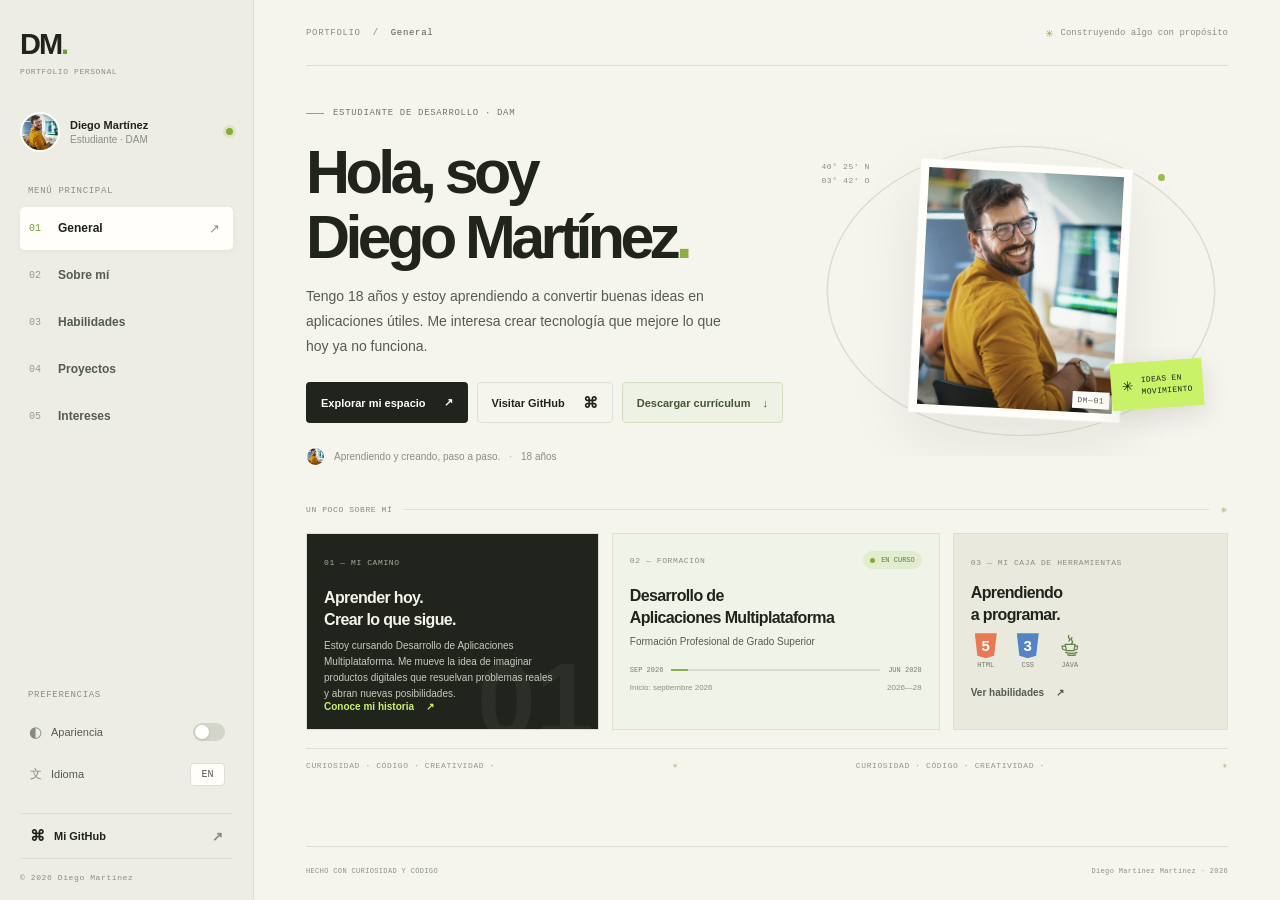
<file: index.html>
<!doctype html>
<html lang="es">
<head>
  <meta charset="utf-8">
  <meta name="viewport" content="width=device-width, initial-scale=1">
  <meta name="theme-color" content="#f5f4ed">
  <meta name="description" content="Currículum y portfolio de Diego Martínez Martínez, estudiante de Desarrollo de Aplicaciones Multiplataforma.">
  <title>Diego Martínez Martínez — Portfolio</title>
  <link rel="icon" href="data:image/svg+xml,%3Csvg xmlns='http://www.w3.org/2000/svg' viewBox='0 0 64 64'%3E%3Crect width='64' height='64' rx='18' fill='%23c9f269'/%3E%3Ctext x='50%25' y='52%25' dominant-baseline='middle' text-anchor='middle' font-family='Arial' font-size='27' font-weight='700' fill='%231c2419'%3EDM%3C/text%3E%3C/svg%3E">
  <link rel="stylesheet" href="styles.css">
  <script src="app.js" defer></script>
</head>
<body>
  <div class="portfolio-shell">
    <aside class="sidebar" aria-label="Navegación y preferencias">
      <a class="brand" href="#general" aria-label="Diego Martínez, inicio">
        <span class="brand-mark">DM<span>.</span></span>
        <span class="brand-caption" data-i18n="brandCaption">PORTFOLIO PERSONAL</span>
      </a>

      <div class="profile-mini">
        <img src="photo.jpg" alt="Retrato de Diego Martínez Martínez">
        <div>
          <strong>Diego Martínez</strong>
          <span data-i18n="profileRole">Estudiante · DAM</span>
        </div>
        <span class="availability-dot" aria-label="Disponible para aprender"></span>
      </div>

      <div class="nav-label" data-i18n="menuLabel">MENÚ PRINCIPAL</div>
      <nav class="main-nav" aria-label="Secciones del portfolio">
        <button class="nav-link active" type="button" data-view="general" aria-current="page">
          <span class="nav-number">01</span><span data-i18n="navGeneral">General</span><span class="nav-arrow">↗</span>
        </button>
        <button class="nav-link" type="button" data-view="sobre-mi">
          <span class="nav-number">02</span><span data-i18n="navAbout">Sobre mí</span><span class="nav-arrow">↗</span>
        </button>
        <button class="nav-link" type="button" data-view="habilidades">
          <span class="nav-number">03</span><span data-i18n="navSkills">Habilidades</span><span class="nav-arrow">↗</span>
        </button>
        <button class="nav-link" type="button" data-view="proyectos">
          <span class="nav-number">04</span><span data-i18n="navProjects">Proyectos</span><span class="nav-arrow">↗</span>
        </button>
        <button class="nav-link" type="button" data-view="intereses">
          <span class="nav-number">05</span><span data-i18n="navInterests">Intereses</span><span class="nav-arrow">↗</span>
        </button>
      </nav>

      <div class="sidebar-bottom">
        <div class="nav-label" data-i18n="preferencesLabel">PREFERENCIAS</div>
        <div class="preference-row">
          <span class="preference-icon" aria-hidden="true">◐</span>
          <span data-i18n="appearance">Apariencia</span>
          <button class="switch" id="theme-toggle" type="button" role="switch" aria-checked="false" aria-label="Cambiar al tema oscuro">
            <span></span>
          </button>
        </div>
        <div class="preference-row">
          <span class="preference-icon language-icon" aria-hidden="true">文</span>
          <span data-i18n="language">Idioma</span>
          <button class="language-toggle" id="language-toggle" type="button" aria-label="Switch to English" lang="en">EN</button>
        </div>
        <a class="github-sidebar" href="https://github.com/diegomm1" target="_blank" rel="noopener noreferrer">
          <span class="github-glyph" aria-hidden="true">⌘</span>
          <span data-i18n="githubLabel">Mi GitHub</span>
          <span class="external-arrow" aria-hidden="true">↗</span>
        </a>
        <p class="sidebar-footnote">© 2026 Diego Martínez</p>
      </div>
    </aside>

    <main class="main-content">
      <header class="topbar">
        <div class="breadcrumb"><span data-i18n="breadcrumbHome">PORTFOLIO</span><span>/</span><strong id="current-section" data-i18n="navGeneral">General</strong></div>
        <span class="topbar-note"><span class="tiny-sparkle">✳</span> <span data-i18n="topbarNote">Construyendo algo con propósito</span></span>
      </header>

      <section class="view active" id="general" aria-labelledby="general-title">
        <div class="hero-layout">
          <div class="hero-copy">
            <div class="eyebrow"><span class="eyebrow-line"></span><span data-i18n="heroEyebrow">ESTUDIANTE DE DESARROLLO · DAM</span></div>
            <h1 id="general-title"><span data-i18n="heroHello">Hola, soy</span><br>Diego Martínez<span class="heading-period">.</span></h1>
            <p class="hero-description" data-i18n="heroDescription">Tengo 18 años y estoy aprendiendo a convertir buenas ideas en aplicaciones útiles. Me interesa crear tecnología que mejore lo que hoy ya no funciona.</p>
            <div class="hero-actions">
              <button class="button button-primary" type="button" data-go="proyectos"><span data-i18n="seeWork">Explorar mi espacio</span><span aria-hidden="true">↗</span></button>
              <a class="button button-quiet" href="https://github.com/diegomm1" target="_blank" rel="noopener noreferrer"><span data-i18n="visitGithub">Visitar GitHub</span><span class="github-glyph" aria-hidden="true">⌘</span></a>
              <a class="button button-download" href="CV_Diego_Martinez.pdf" download><span data-i18n="downloadCv">Descargar currículum</span><span aria-hidden="true">↓</span></a>
            </div>
            <div class="hero-meta">
              <span class="meta-avatar-stack"><img src="photo.jpg" alt="" aria-hidden="true"></span>
              <span data-i18n="metaLearning">Aprendiendo y creando, paso a paso.</span>
              <span class="meta-separator">·</span><span data-i18n="metaAge">18 años</span>
            </div>
          </div>
          <div class="hero-visual">
            <div class="photo-frame">
              <img src="photo.jpg" alt="Foto de perfil de Diego Martínez Martínez">
              <span class="photo-index">DM—01</span>
            </div>
            <div class="orbit orbit-one"></div>
            <div class="orbit orbit-two"></div>
            <div class="orbit-dot"></div>
            <div class="floating-note"><span class="note-icon">✳</span><span data-i18n="noteText">IDEAS EN<br>MOVIMIENTO</span></div>
            <span class="visual-coordinate">40° 25′ N<br>03° 42′ O</span>
          </div>
        </div>

        <div class="section-divider">
          <span data-i18n="introLabel">UN POCO SOBRE MÍ</span><span class="divider-line"></span><span class="divider-spark">✳</span>
        </div>
        <div class="overview-grid">
          <article class="overview-card intro-card">
            <span class="card-kicker" data-i18n="introKicker">01 — MI CAMINO</span>
            <h2 data-i18n="introTitle">Aprender hoy.<br>Crear lo que sigue.</h2>
            <p data-i18n="introBody">Estoy cursando Desarrollo de Aplicaciones Multiplataforma. Me mueve la idea de imaginar productos digitales que resuelvan problemas reales y abran nuevas posibilidades.</p>
            <button class="text-link" type="button" data-go="sobre-mi"><span data-i18n="moreAbout">Conoce mi historia</span><span>↗</span></button>
            <span class="card-watermark" aria-hidden="true">01</span>
          </article>
          <article class="overview-card study-card">
            <div class="study-topline"><span class="card-kicker" data-i18n="studyKicker">02 — FORMACIÓN</span><span class="status-pill"><span></span><span data-i18n="studying">EN CURSO</span></span></div>
            <h2 data-i18n="studyTitle">Desarrollo de<br>Aplicaciones Multiplataforma</h2>
            <p data-i18n="studyPlace">Formación Profesional de Grado Superior</p>
            <div class="study-dates"><span>SEP 2026</span><span class="study-progress"><span></span></span><span>JUN 2028</span></div>
            <div class="study-foot"><span data-i18n="studyStart">Inicio: septiembre 2026</span><span>2026—28</span></div>
          </article>
          <article class="overview-card tech-card">
            <span class="card-kicker" data-i18n="techKicker">03 — MI CAJA DE HERRAMIENTAS</span>
            <h2 data-i18n="techTitle">Aprendiendo<br>a programar.</h2>
            <div class="tech-icons" aria-label="Tecnologías que estoy aprendiendo">
              <div class="tech-icon html-icon" title="HTML"><span class="html-shield">5</span><small>HTML</small></div>
              <div class="tech-icon css-icon" title="CSS"><span class="css-shield">3</span><small>CSS</small></div>
              <div class="tech-icon java-icon" title="Java">
                <svg viewBox="0 0 40 40" role="img" aria-label="Java">
                  <path d="M19 4c-4 4 5 5 0 9M24 7c-5 5 5 6-1 10M13 18h16l-2 10H15zM12 21H8l1 5 6 2m14-7h4l-1 5-6 2M14 31c4 2 14 2 18 0M17 35c4 1 9 1 13 0" fill="none" stroke="currentColor" stroke-width="2" stroke-linecap="round" stroke-linejoin="round"/>
                </svg><small>JAVA</small>
              </div>
            </div>
            <button class="text-link" type="button" data-go="habilidades"><span data-i18n="viewSkills">Ver habilidades</span><span>↗</span></button>
          </article>
        </div>
        <div class="bottom-marquee"><span data-i18n="marquee">CURIOSIDAD · CÓDIGO · CREATIVIDAD ·</span><span class="marquee-mark">✳</span><span data-i18n="marquee">CURIOSIDAD · CÓDIGO · CREATIVIDAD ·</span><span class="marquee-mark">✳</span></div>
      </section>

      <section class="view" id="sobre-mi" aria-labelledby="about-title" hidden>
        <div class="page-heading">
          <div class="eyebrow"><span class="eyebrow-line"></span><span data-i18n="aboutEyebrow">EL COMIENZO DE UNA HISTORIA</span></div>
          <h1 id="about-title" data-i18n="aboutTitle">Sobre mí<span class="heading-period">.</span></h1>
          <p data-i18n="aboutLead">Un estudiante con ganas de aprender, una meta ambiciosa y muchas ideas por explorar.</p>
        </div>
        <div class="about-grid">
          <article class="about-story">
            <span class="card-kicker" data-i18n="aboutCardLabel">QUIÉN SOY</span>
            <h2 data-i18n="aboutCardTitle">La tecnología es una forma de hacer que las ideas lleguen más lejos.</h2>
            <p data-i18n="aboutParagraphOne">Me llamo Diego Martínez Martínez, tengo 18 años y estudio una FP de Grado Superior en Desarrollo de Aplicaciones Multiplataforma. Empecé en septiembre de 2026 y mi objetivo es terminar en junio de 2028.</p>
            <p data-i18n="aboutParagraphTwo">Me atrae construir aplicaciones que sean útiles para muchas personas. Creo que todavía hay sistemas que pueden evolucionar y me gustaría participar en ese cambio con soluciones nuevas, bien pensadas y accesibles.</p>
            <p data-i18n="aboutParagraphThree">Ahora estoy empezando a programar con HTML, CSS y Java. Cada proyecto y cada concepto nuevo son una oportunidad para entender mejor cómo transformar una necesidad en algo que funcione.</p>
            <div class="quote-block"><span>“</span><p data-i18n="aboutQuote">No quiero quedarme solo con las ideas: quiero aprender a construirlas.</p></div>
          </article>
          <aside class="about-side">
            <div class="about-photo"><img src="photo.jpg" alt="Diego Martínez Martínez"></div>
            <div class="detail-card"><span class="card-kicker" data-i18n="detailLabel">EN BREVE</span>
              <div class="detail-row"><span data-i18n="detailName">Nombre</span><strong>Diego Martínez Martínez</strong></div>
              <div class="detail-row"><span data-i18n="detailAge">Edad</span><strong data-i18n="ageValue">18 años</strong></div>
              <div class="detail-row"><span data-i18n="detailStudy">Estudios</span><strong data-i18n="detailStudyValue">FP Superior · DAM</strong></div>
              <div class="detail-row"><span data-i18n="detailDates">Periodo</span><strong>2026 — 2028</strong></div>
              <div class="detail-row"><span data-i18n="detailFocus">Enfoque</span><strong data-i18n="focusValue">Aplicaciones útiles</strong></div>
            </div>
            <a class="github-card" href="https://github.com/diegomm1" target="_blank" rel="noopener noreferrer"><span class="github-glyph" aria-hidden="true">⌘</span><span><strong data-i18n="githubCardTitle">Encuéntrame en GitHub</strong><small>github.com/diegomm1</small></span><span class="external-arrow" aria-hidden="true">↗</span></a>
          </aside>
        </div>
        <div class="section-divider"><span data-i18n="journeyLabel">UNA META A LA VEZ</span><span class="divider-line"></span><span class="divider-spark">✳</span></div>
        <div class="timeline">
          <article class="timeline-item"><span class="timeline-year">2026</span><span class="timeline-dot"></span><div><strong data-i18n="timelineNow">Comienza el recorrido</strong><p data-i18n="timelineNowBody">Inicio del Grado Superior en Desarrollo de Aplicaciones Multiplataforma.</p></div><span class="timeline-tag" data-i18n="timelineCurrent">AHORA</span></article>
          <article class="timeline-item"><span class="timeline-year">2026—28</span><span class="timeline-dot"></span><div><strong data-i18n="timelineLearn">Aprender construyendo</strong><p data-i18n="timelineLearnBody">Profundizar en programación y desarrollar fundamentos para crear proyectos propios.</p></div><span class="timeline-tag" data-i18n="timelineInProgress">EN CURSO</span></article>
          <article class="timeline-item"><span class="timeline-year">2028</span><span class="timeline-dot"></span><div><strong data-i18n="timelineNext">El siguiente capítulo</strong><p data-i18n="timelineNextBody">Finalización prevista del ciclo formativo en junio de 2028 y nuevos retos por delante.</p></div><span class="timeline-tag" data-i18n="timelineGoal">OBJETIVO</span></article>
        </div>
      </section>

      <section class="view" id="habilidades" aria-labelledby="skills-title" hidden>
        <div class="page-heading">
          <div class="eyebrow"><span class="eyebrow-line"></span><span data-i18n="skillsEyebrow">HERRAMIENTAS, ACTITUD Y APRENDIZAJE</span></div>
          <h1 id="skills-title" data-i18n="skillsTitle">Habilidades<span class="heading-period">.</span></h1>
          <p data-i18n="skillsLead">Una base que estoy formando y habilidades personales que quiero poner al servicio de buenos proyectos.</p>
        </div>
        <div class="skills-intro"><span class="skills-symbol">✳</span><div><strong data-i18n="skillsNoteTitle">En construcción, con intención.</strong><p data-i18n="skillsNoteBody">Estoy empezando mi recorrido profesional. Estas tecnologías y competencias representan lo que estoy aprendiendo y las fortalezas que quiero desarrollar.</p></div></div>
        <div class="section-divider"><span data-i18n="techSkillsLabel">TECNOLOGÍAS EN APRENDIZAJE</span><span class="divider-line"></span><span class="divider-spark">01</span></div>
        <div class="skill-tech-grid">
          <article class="skill-tech-card"><div class="skill-card-top"><span class="skill-logo skill-html">5</span><span class="skill-status" data-i18n="beginner">EMPEZANDO</span></div><h2>HTML</h2><p data-i18n="htmlDescription">Estructura y contenido para páginas web accesibles y bien organizadas.</p><div class="skill-tags"><span data-i18n="tagStructure">Estructura web</span><span data-i18n="tagSemantics">Semántica</span></div></article>
          <article class="skill-tech-card"><div class="skill-card-top"><span class="skill-logo skill-css">3</span><span class="skill-status" data-i18n="beginner">EMPEZANDO</span></div><h2>CSS</h2><p data-i18n="cssDescription">Estilos, composición visual y diseño adaptable para distintas pantallas.</p><div class="skill-tags"><span data-i18n="tagDesign">Diseño visual</span><span data-i18n="tagResponsive">Responsive</span></div></article>
          <article class="skill-tech-card"><div class="skill-card-top"><span class="skill-logo skill-java"><svg viewBox="0 0 40 40" aria-hidden="true"><path d="M19 4c-4 4 5 5 0 9M24 7c-5 5 5 6-1 10M13 18h16l-2 10H15zM12 21H8l1 5 6 2m14-7h4l-1 5-6 2M14 31c4 2 14 2 18 0" fill="none" stroke="currentColor" stroke-width="2" stroke-linecap="round" stroke-linejoin="round"/></svg></span><span class="skill-status" data-i18n="beginner">EMPEZANDO</span></div><h2>Java</h2><p data-i18n="javaDescription">Primeros pasos en lógica de programación y fundamentos del lenguaje.</p><div class="skill-tags"><span data-i18n="tagProgramming">Programación</span><span data-i18n="tagFoundations">Fundamentos</span></div></article>
        </div>
        <div class="section-divider"><span data-i18n="peopleSkillsLabel">FORTALEZAS PERSONALES</span><span class="divider-line"></span><span class="divider-spark">02</span></div>
        <div class="soft-skills-grid">
          <article class="soft-skill"><span>↗</span><div><strong data-i18n="softCuriosity">Curiosidad</strong><p data-i18n="softCuriosityBody">Me interesa descubrir cómo funcionan las cosas y qué se puede mejorar.</p></div></article>
          <article class="soft-skill"><span>✳</span><div><strong data-i18n="softPersistence">Constancia</strong><p data-i18n="softPersistenceBody">Avanzar con paciencia y seguir practicando cuando algo todavía no sale.</p></div></article>
          <article class="soft-skill"><span>◎</span><div><strong data-i18n="softProblemSolving">Pensamiento práctico</strong><p data-i18n="softProblemSolvingBody">Buscar el problema que importa antes de lanzarme a pensar una solución.</p></div></article>
          <article class="soft-skill"><span>⌘</span><div><strong data-i18n="softAdaptability">Mentalidad flexible</strong><p data-i18n="softAdaptabilityBody">Estar dispuesto a aprender nuevos métodos, herramientas y perspectivas.</p></div></article>
        </div>
        <div class="skills-footer"><span class="footer-star">✳</span><span data-i18n="skillsFooter">Una habilidad nueva cada vez. El progreso también es parte del proyecto.</span></div>
      </section>

      <section class="view" id="proyectos" aria-labelledby="projects-title" hidden>
        <div class="page-heading">
          <div class="eyebrow"><span class="eyebrow-line"></span><span data-i18n="projectsEyebrow">IDEAS QUE PUEDEN CONVERTIRSE EN PRODUCTOS</span></div>
          <h1 id="projects-title" data-i18n="projectsTitle">Proyectos<span class="heading-period">.</span></h1>
          <p data-i18n="projectsLead">Todavía estoy al principio del camino: aquí hay conceptos e ideas que me gustaría explorar a medida que aprendo.</p>
        </div>
        <div class="projects-banner"><span class="projects-banner-icon">✳</span><div><strong data-i18n="projectConceptsTitle">Ideas en fase de concepto</strong><p data-i18n="projectConceptsBody">Estos son ejercicios de exploración, no productos publicados. Iré añadiendo proyectos reales mientras desarrollo mis habilidades.</p></div><span class="concept-count">03</span></div>
        <div class="project-grid">
          <article class="project-card project-featured"><div class="project-art art-one"><span class="art-orbit"></span><span class="art-star">✳</span><span class="art-label">01 / CONCEPTO</span><span class="art-window"><i></i><i></i><i></i><b>menos ruido.<br>más claridad.</b></span></div><div class="project-info"><div class="project-meta"><span data-i18n="projectTagProductivity">CONCEPTO · PRODUCTIVIDAD</span><span>01</span></div><h2 data-i18n="projectOneTitle">Un día con más foco</h2><p data-i18n="projectOneBody">Una aplicación sencilla para organizar tareas, dar prioridad a lo importante y convertir una lista larga en pasos manejables.</p><div class="project-tech"><span>HTML</span><span>CSS</span><span data-i18n="tagInPlanning">En exploración</span></div></div></article>
          <article class="project-card"><div class="project-art art-two"><span class="art-grid"></span><span class="art-plant">✳</span><span class="art-label">02 / CONCEPTO</span><span class="art-chip">IDEA → HÁBITO</span></div><div class="project-info"><div class="project-meta"><span data-i18n="projectTagLearning">CONCEPTO · APRENDIZAJE</span><span>02</span></div><h2 data-i18n="projectTwoTitle">Pequeños pasos</h2><p data-i18n="projectTwoBody">Una propuesta para registrar objetivos personales con acciones pequeñas, seguimiento amable y motivación sin presión.</p><div class="project-tech"><span>Java</span><span data-i18n="tagInPlanning">En exploración</span></div></div></article>
          <article class="project-card"><div class="project-art art-three"><span class="art-sun">◌</span><span class="art-label">03 / CONCEPTO</span><div class="art-cards"><span></span><span></span><span></span></div><span class="art-caption">COMUNIDAD × TECNOLOGÍA</span></div><div class="project-info"><div class="project-meta"><span data-i18n="projectTagCommunity">CONCEPTO · UTILIDAD SOCIAL</span><span>03</span></div><h2 data-i18n="projectThreeTitle">Cerca de ti</h2><p data-i18n="projectThreeBody">La idea de un espacio para descubrir recursos, lugares y servicios útiles que existen alrededor de cada persona.</p><div class="project-tech"><span>HTML</span><span>CSS</span><span data-i18n="tagInPlanning">En exploración</span></div></div></article>
        </div>
        <div class="github-strip"><div class="github-strip-mark">⌘</div><div><strong data-i18n="githubStripTitle">¿Quieres ver mi código?</strong><p data-i18n="githubStripBody">Mis próximos ejercicios y proyectos vivirán en GitHub.</p></div><a href="https://github.com/diegomm1" target="_blank" rel="noopener noreferrer"><span data-i18n="githubStripLink">Abrir perfil</span><span>↗</span></a></div>
      </section>

      <section class="view" id="intereses" aria-labelledby="interests-title" hidden>
        <div class="page-heading">
          <div class="eyebrow"><span class="eyebrow-line"></span><span data-i18n="interestsEyebrow">LO QUE ME DA CURIOSIDAD</span></div>
          <h1 id="interests-title" data-i18n="interestsTitle">Intereses<span class="heading-period">.</span></h1>
          <p data-i18n="interestsLead">Me interesan las ideas que conectan tecnología, creatividad y mejoras cotidianas.</p>
        </div>
        <div class="interests-feature">
          <div class="interest-orbit-visual"><span class="interest-orbit-ring ring-a"></span><span class="interest-orbit-ring ring-b"></span><span class="interest-center">✳</span><span class="interest-orbit-label label-a">IDEA</span><span class="interest-orbit-label label-b">IMPACTO</span><span class="interest-orbit-label label-c">TECNOLOGÍA</span></div>
          <div class="interest-feature-copy"><span class="card-kicker" data-i18n="interestFeatureLabel">MI GRAN OBJETIVO</span><h2 data-i18n="interestFeatureTitle">Crear aplicaciones que hagan la diferencia.</h2><p data-i18n="interestFeatureBody">Aspiro a construir un ecosistema de aplicaciones que sirvan a muchas personas e innoven sistemas que se han quedado atrás. Es una meta ambiciosa y, para mí, empieza por aprender bien los fundamentos.</p><button class="text-link" type="button" data-go="habilidades"><span data-i18n="interestFeatureLink">Descubre lo que estoy aprendiendo</span><span>↗</span></button></div>
        </div>
        <div class="section-divider"><span data-i18n="interestTopicsLabel">TEMAS QUE QUIERO EXPLORAR</span><span class="divider-line"></span><span class="divider-spark">✳</span></div>
        <div class="interest-list">
          <article class="interest-item"><span class="interest-number">01</span><span class="interest-item-icon">⌘</span><div><h2 data-i18n="interestOneTitle">Aplicaciones con propósito</h2><p data-i18n="interestOneBody">Productos digitales sencillos que solucionan problemas concretos y facilitan tareas del día a día.</p></div><span class="interest-arrow">↗</span></article>
          <article class="interest-item"><span class="interest-number">02</span><span class="interest-item-icon">◈</span><div><h2 data-i18n="interestTwoTitle">Modernizar lo que ya existe</h2><p data-i18n="interestTwoBody">Repensar sistemas desactualizados con herramientas actuales y experiencias más claras para las personas.</p></div><span class="interest-arrow">↗</span></article>
          <article class="interest-item"><span class="interest-number">03</span><span class="interest-item-icon">✳</span><div><h2 data-i18n="interestThreeTitle">Aprender creando</h2><p data-i18n="interestThreeBody">Practicar programación, diseñar ideas y convertir lo aprendido en proyectos cada vez más completos.</p></div><span class="interest-arrow">↗</span></article>
          <article class="interest-item"><span class="interest-number">04</span><span class="interest-item-icon">◎</span><div><h2 data-i18n="interestFourTitle">Diseño para todo el mundo</h2><p data-i18n="interestFourBody">Crear interfaces comprensibles y cómodas, pensadas para diferentes personas y tamaños de pantalla.</p></div><span class="interest-arrow">↗</span></article>
        </div>
        <div class="interests-footer"><span>—</span><p data-i18n="interestsFooter">Todavía estoy descubriendo mi camino. Y esa es una de las partes que más me entusiasma.</p><span>✳</span></div>
      </section>

      <footer class="main-footer"><span data-i18n="footerLeft">HECHO CON CURIOSIDAD Y CÓDIGO</span><span>Diego Martínez Martínez <span class="footer-period">·</span> 2026</span></footer>
    </main>
  </div>
</body>
</html>
</file>
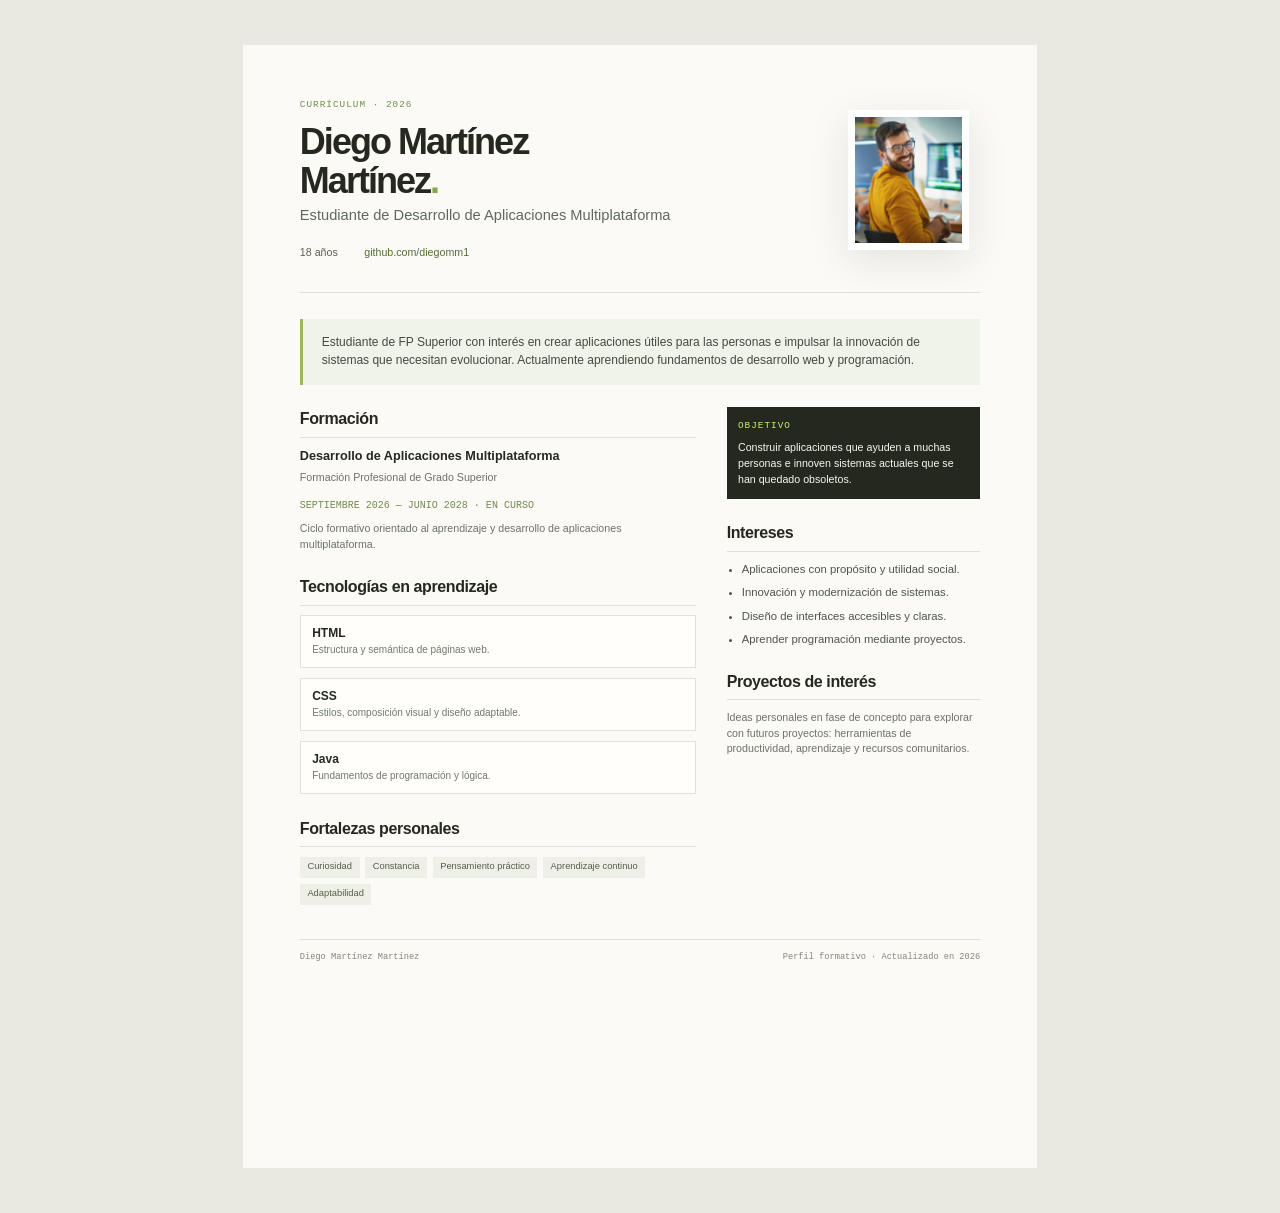
<file: curriculum.html>
<!doctype html>
<html lang="es">
<head>
  <meta charset="utf-8">
  <meta name="viewport" content="width=device-width, initial-scale=1">
  <meta name="description" content="Currículum de Diego Martínez Martínez, estudiante de Desarrollo de Aplicaciones Multiplataforma.">
  <title>Currículum — Diego Martínez Martínez</title>
  <style>
    @page { size: A4; margin: 0; }
    :root { color: #24281f; background: #e9e9e1; font-family: "Segoe UI", Arial, sans-serif; font-size: 9pt; line-height: 1.48; }
    * { box-sizing: border-box; }
    body { width: 210mm; min-height: 297mm; margin: 12mm auto; padding: 14mm 15mm 12mm; background: #fbfaf6; }
    header { display: grid; grid-template-columns: 1fr 35mm; align-items: center; gap: 8mm; padding-bottom: 8mm; border-bottom: 1px solid #dfe1d7; }
    .eyebrow, .kicker { color: #748a4e; font-family: Consolas, "Courier New", monospace; font-size: 7pt; letter-spacing: .11em; }
    h1 { margin: 3mm 0 1mm; font-size: 27pt; line-height: 1.08; letter-spacing: -.055em; }
    h1 span { color: #83a74b; }
    .role { margin: 0; color: #61675c; font-size: 11pt; }
    .photo { width: 32mm; height: 37mm; border: 2mm solid #fff; object-fit: cover; object-position: center 37%; box-shadow: 0 3mm 10mm #20241d1a; }
    .contact { display: flex; flex-wrap: wrap; gap: 2mm 7mm; margin-top: 5mm; color: #596052; font-size: 8pt; }
    a { color: #526e30; text-decoration: none; }
    .intro { margin: 7mm 0 6mm; padding: 4mm 5mm; border-left: 1mm solid #9ab75e; background: #f0f3e8; color: #444a3e; }
    .columns { display: grid; grid-template-columns: 1.22fr .78fr; gap: 8mm; }
    section { margin: 0 0 6mm; break-inside: avoid; }
    h2 { margin: 0 0 2.5mm; padding-bottom: 1.5mm; border-bottom: 1px solid #dfe1d7; font-size: 12pt; letter-spacing: -.025em; }
    h3 { margin: 0 0 1mm; font-size: 9.5pt; }
    p { margin: 0 0 2mm; }
    .muted { color: #6d7268; font-size: 8pt; }
    .date { display: inline-block; margin: 1.5mm 0 2mm; color: #748a4e; font-family: Consolas, "Courier New", monospace; font-size: 7.5pt; }
    .skills { display: grid; gap: 2.5mm; }
    .skill { padding: 2.5mm 3mm; border: 1px solid #e0e2d9; background: #fffefa; }
    .skill strong { font-size: 9pt; }
    .skill small { display: block; color: #72786d; font-size: 7.5pt; }
    .tags { display: flex; flex-wrap: wrap; gap: 1.5mm; margin-top: 2mm; }
    .tags span { padding: 1mm 2mm; background: #eef0e7; color: #555d4a; font-size: 7pt; }
    ul { display: grid; gap: 1.7mm; margin: 0; padding-left: 4mm; color: #4f554a; font-size: 8.5pt; }
    .objective { padding: 3mm; background: #24281f; color: #f8f7f0; }
    .objective .kicker { color: #c9f269; }
    .objective p { margin: 2mm 0 0; font-size: 8pt; }
    footer { display: flex; justify-content: space-between; gap: 8mm; margin-top: 3mm; padding-top: 3mm; border-top: 1px solid #dfe1d7; color: #81867a; font-family: Consolas, "Courier New", monospace; font-size: 6.5pt; }
    @media print { :root { background: white; } body { margin: 0; } }
    @media screen and (max-width: 720px) { body { width: 100%; min-height: 100vh; margin: 0; padding: 24px; } }
  </style>
</head>
<body>
  <header>
    <div>
      <div class="eyebrow">CURRÍCULUM · 2026</div>
      <h1>Diego Martínez<br>Martínez<span>.</span></h1>
      <p class="role">Estudiante de Desarrollo de Aplicaciones Multiplataforma</p>
      <div class="contact"><span>18 años</span><a href="https://github.com/diegomm1">github.com/diegomm1</a></div>
    </div>
    <img class="photo" src="photo.jpg" alt="Foto de Diego Martínez Martínez">
  </header>

  <p class="intro">Estudiante de FP Superior con interés en crear aplicaciones útiles para las personas e impulsar la innovación de sistemas que necesitan evolucionar. Actualmente aprendiendo fundamentos de desarrollo web y programación.</p>

  <div class="columns">
    <div>
      <section>
        <h2>Formación</h2>
        <h3>Desarrollo de Aplicaciones Multiplataforma</h3>
        <p class="muted">Formación Profesional de Grado Superior</p>
        <span class="date">SEPTIEMBRE 2026 — JUNIO 2028 · EN CURSO</span>
        <p class="muted">Ciclo formativo orientado al aprendizaje y desarrollo de aplicaciones multiplataforma.</p>
      </section>
      <section>
        <h2>Tecnologías en aprendizaje</h2>
        <div class="skills">
          <div class="skill"><strong>HTML</strong><small>Estructura y semántica de páginas web.</small></div>
          <div class="skill"><strong>CSS</strong><small>Estilos, composición visual y diseño adaptable.</small></div>
          <div class="skill"><strong>Java</strong><small>Fundamentos de programación y lógica.</small></div>
        </div>
      </section>
      <section>
        <h2>Fortalezas personales</h2>
        <div class="tags"><span>Curiosidad</span><span>Constancia</span><span>Pensamiento práctico</span><span>Aprendizaje continuo</span><span>Adaptabilidad</span></div>
      </section>
    </div>
    <div>
      <section class="objective">
        <div class="kicker">OBJETIVO</div>
        <p>Construir aplicaciones que ayuden a muchas personas e innoven sistemas actuales que se han quedado obsoletos.</p>
      </section>
      <section>
        <h2>Intereses</h2>
        <ul>
          <li>Aplicaciones con propósito y utilidad social.</li>
          <li>Innovación y modernización de sistemas.</li>
          <li>Diseño de interfaces accesibles y claras.</li>
          <li>Aprender programación mediante proyectos.</li>
        </ul>
      </section>
      <section>
        <h2>Proyectos de interés</h2>
        <p class="muted">Ideas personales en fase de concepto para explorar con futuros proyectos: herramientas de productividad, aprendizaje y recursos comunitarios.</p>
      </section>
    </div>
  </div>

  <footer><span>Diego Martínez Martínez</span><span>Perfil formativo · Actualizado en 2026</span></footer>
</body>
</html>
</file>
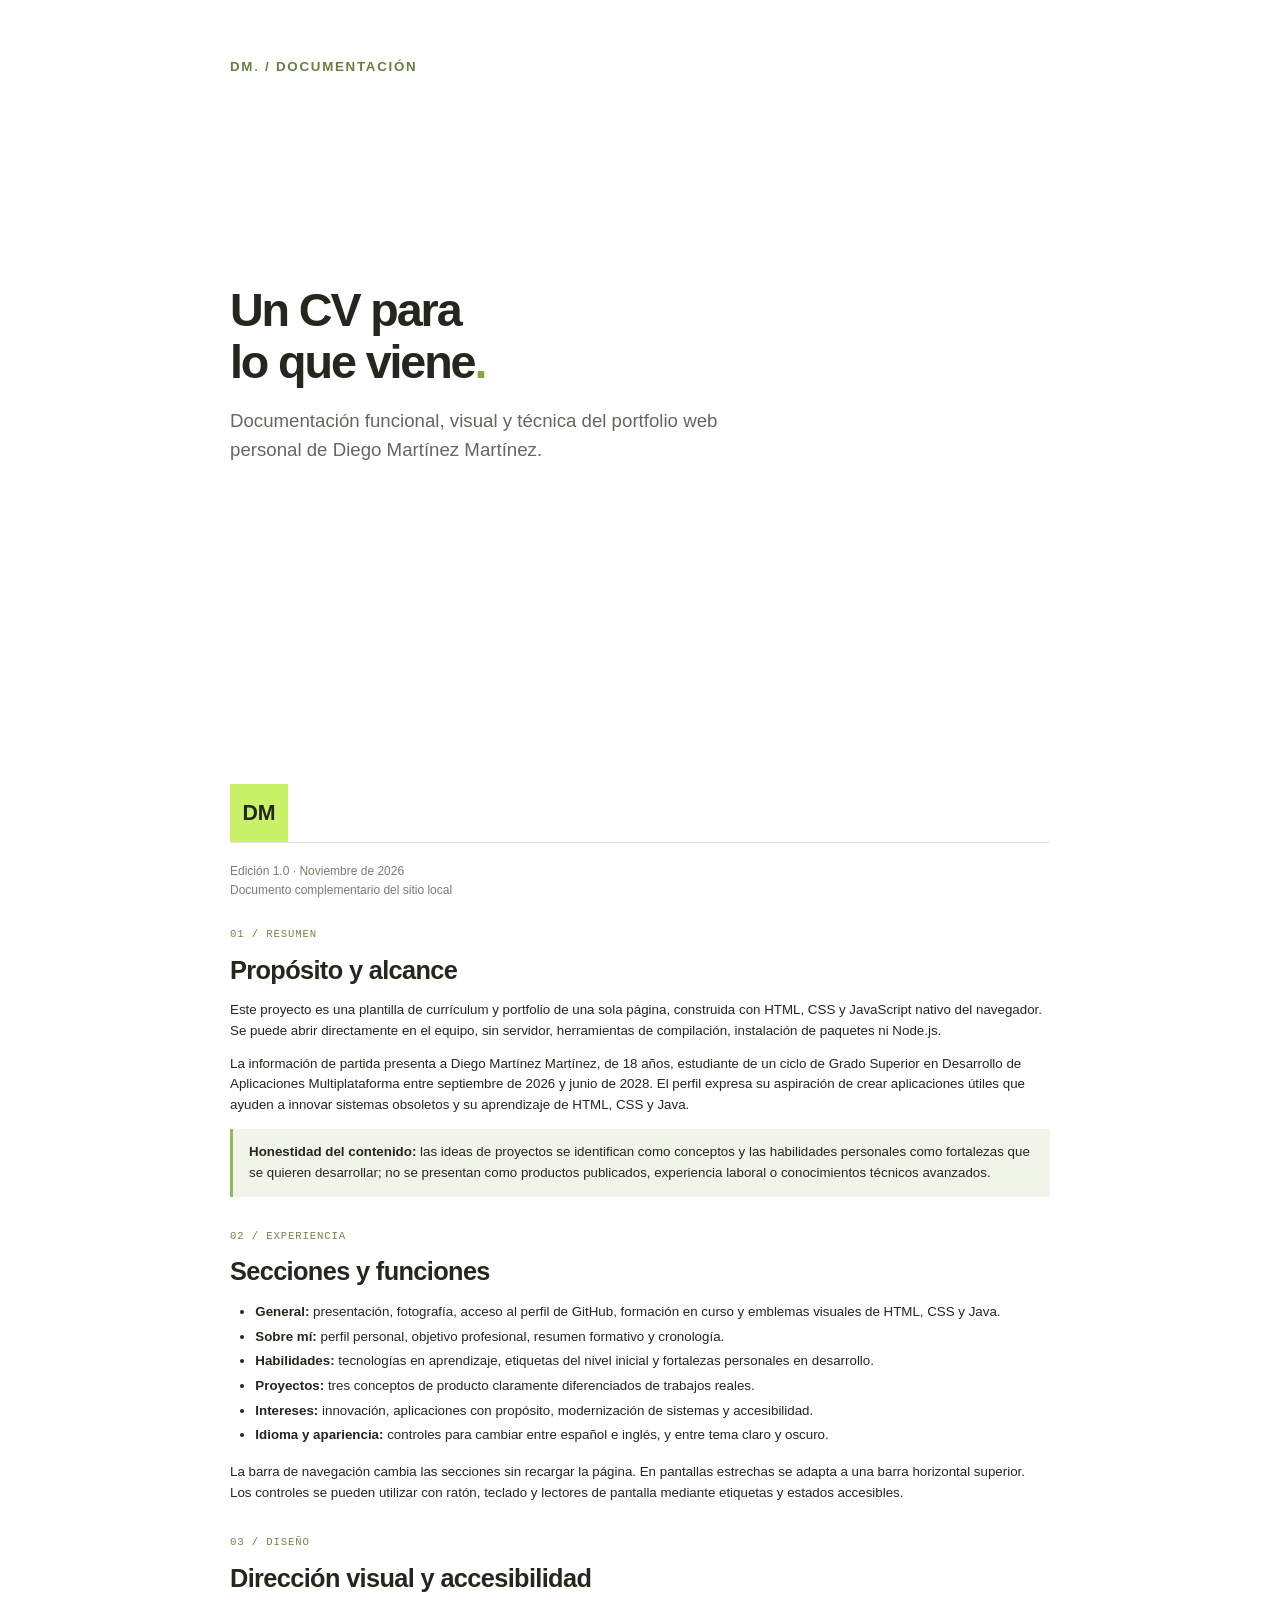
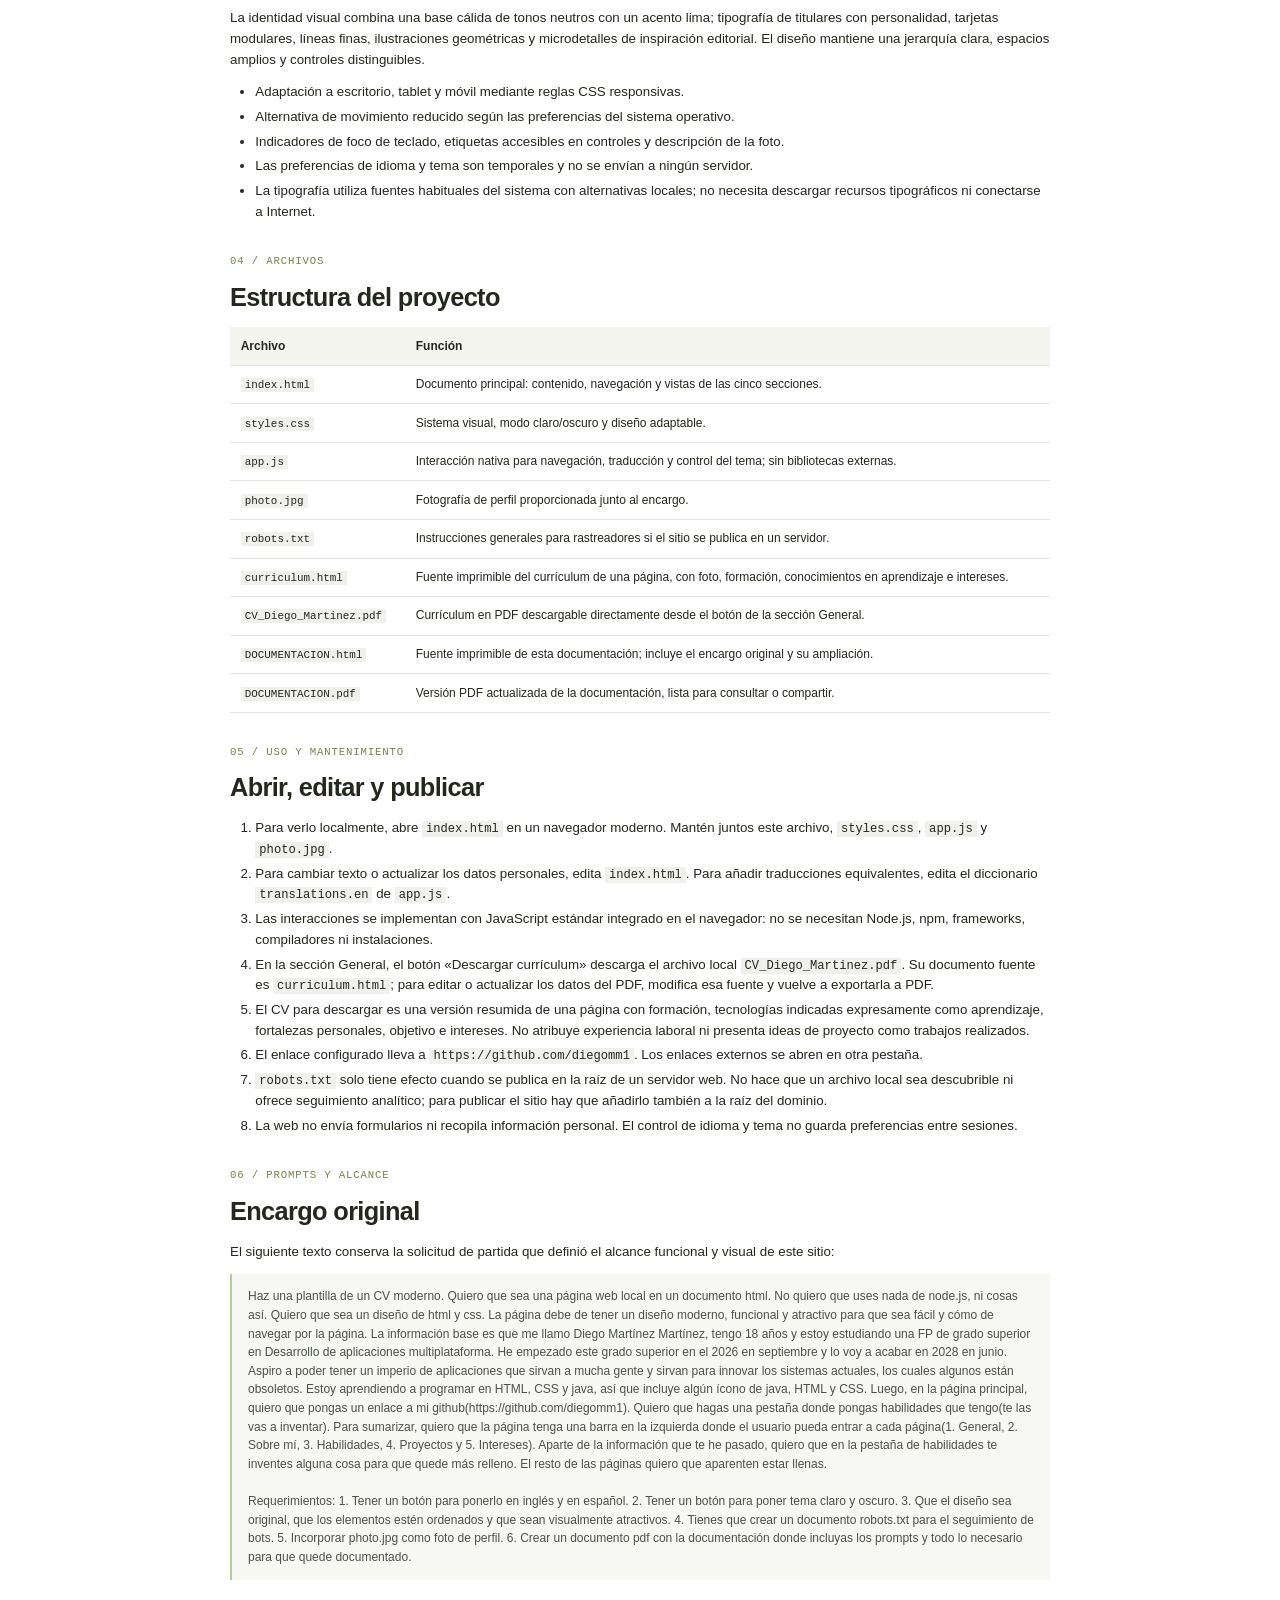
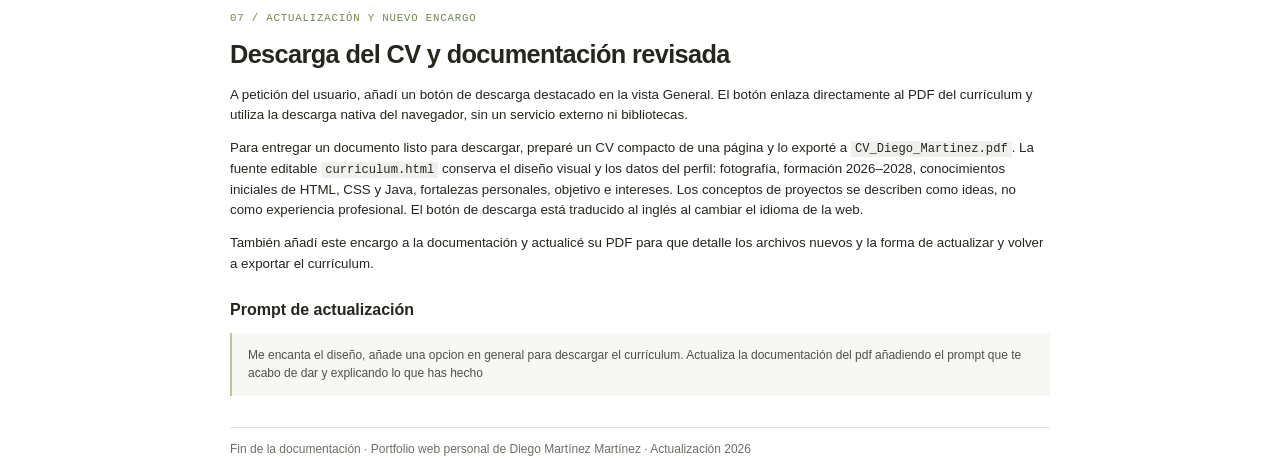
<file: DOCUMENTACION.html>
<!doctype html>
<html lang="es">
<head>
  <meta charset="utf-8">
  <meta name="viewport" content="width=device-width, initial-scale=1">
  <title>Documentación — CV web de Diego Martínez Martínez</title>
  <style>
    @page { size: A4; margin: 19mm 18mm 20mm; }
    :root { color: #23271e; background: #fff; font-family: "Segoe UI", Arial, sans-serif; font-size: 10pt; line-height: 1.55; }
    * { box-sizing: border-box; }
    body { margin: 0 auto; max-width: 820px; }
    .cover { display: flex; min-height: 245mm; flex-direction: column; justify-content: space-between; padding: 15mm 0 7mm; page-break-after: always; }
    .brand { color: #687f40; font-size: 10pt; font-weight: 700; letter-spacing: .13em; }
    .cover h1 { max-width: 600px; margin: 55mm 0 5mm; font-size: 35pt; line-height: 1.1; letter-spacing: -.045em; }
    .cover h1 span { color: #82a842; }
    .cover p { max-width: 490px; color: #62685d; font-size: 14pt; }
    .cover-mark { display: flex; width: 58px; height: 58px; align-items: center; justify-content: center; background: #c9f269; font-size: 16pt; font-weight: 800; }
    .cover-meta { padding-top: 5mm; border-top: 1px solid #dfe2d7; color: #777d71; font-size: 9pt; }
    h2 { margin: 0 0 8pt; font-size: 19pt; letter-spacing: -.025em; }
    h3 { margin: 18pt 0 5pt; font-size: 12pt; }
    p { margin: 0 0 9pt; }
    ul, ol { margin: 4pt 0 12pt; padding-left: 19pt; }
    li { margin: 3pt 0; }
    .section { margin-bottom: 23pt; }
    .kicker { margin-bottom: 6pt; color: #718748; font-family: Consolas, monospace; font-size: 8pt; letter-spacing: .08em; }
    .callout { margin: 10pt 0; padding: 10pt 12pt; border-left: 3px solid #96b65d; background: #f1f5e9; }
    .files { width: 100%; border-collapse: collapse; }
    .files th, .files td { padding: 7pt 8pt; border-bottom: 1px solid #e4e6df; text-align: left; vertical-align: top; }
    .files th { background: #f4f5ef; font-size: 9pt; }
    .files td { font-size: 9pt; }
    code { padding: 1px 4px; background: #f0f1ed; font-family: Consolas, monospace; font-size: .91em; }
    blockquote { margin: 7pt 0 0; padding: 10pt 12pt; border-left: 2px solid #b5c99a; background: #f7f8f4; color: #4c5148; font-size: 9pt; line-height: 1.55; }
    .prompt-notes { page-break-before: always; }
    .prompt-notes h2 { margin-top: 4pt; }
    .final-note { margin-top: 16pt; padding-top: 9pt; border-top: 1px solid #dfe2d7; color: #687064; font-size: 9pt; }
    @media print { a { color: inherit; text-decoration: none; } }
  </style>
</head>
<body>
  <header class="cover">
    <div><div class="brand">DM<span style="color:#82a842">.</span> / DOCUMENTACIÓN</div>
      <h1>Un CV para<br>lo que viene<span>.</span></h1>
      <p>Documentación funcional, visual y técnica del portfolio web personal de Diego Martínez Martínez.</p>
    </div>
    <div><div class="cover-mark">DM</div><div class="cover-meta">Edición 1.0 · Noviembre de 2026<br>Documento complementario del sitio local</div></div>
  </header>

  <main>
    <section class="section">
      <div class="kicker">01 / RESUMEN</div>
      <h2>Propósito y alcance</h2>
      <p>Este proyecto es una plantilla de currículum y portfolio de una sola página, construida con HTML, CSS y JavaScript nativo del navegador. Se puede abrir directamente en el equipo, sin servidor, herramientas de compilación, instalación de paquetes ni Node.js.</p>
      <p>La información de partida presenta a Diego Martínez Martínez, de 18 años, estudiante de un ciclo de Grado Superior en Desarrollo de Aplicaciones Multiplataforma entre septiembre de 2026 y junio de 2028. El perfil expresa su aspiración de crear aplicaciones útiles que ayuden a innovar sistemas obsoletos y su aprendizaje de HTML, CSS y Java.</p>
      <div class="callout"><strong>Honestidad del contenido:</strong> las ideas de proyectos se identifican como conceptos y las habilidades personales como fortalezas que se quieren desarrollar; no se presentan como productos publicados, experiencia laboral o conocimientos técnicos avanzados.</div>
    </section>

    <section class="section">
      <div class="kicker">02 / EXPERIENCIA</div>
      <h2>Secciones y funciones</h2>
      <ul>
        <li><strong>General:</strong> presentación, fotografía, acceso al perfil de GitHub, formación en curso y emblemas visuales de HTML, CSS y Java.</li>
        <li><strong>Sobre mí:</strong> perfil personal, objetivo profesional, resumen formativo y cronología.</li>
        <li><strong>Habilidades:</strong> tecnologías en aprendizaje, etiquetas del nivel inicial y fortalezas personales en desarrollo.</li>
        <li><strong>Proyectos:</strong> tres conceptos de producto claramente diferenciados de trabajos reales.</li>
        <li><strong>Intereses:</strong> innovación, aplicaciones con propósito, modernización de sistemas y accesibilidad.</li>
        <li><strong>Idioma y apariencia:</strong> controles para cambiar entre español e inglés, y entre tema claro y oscuro.</li>
      </ul>
      <p>La barra de navegación cambia las secciones sin recargar la página. En pantallas estrechas se adapta a una barra horizontal superior. Los controles se pueden utilizar con ratón, teclado y lectores de pantalla mediante etiquetas y estados accesibles.</p>
    </section>

    <section class="section">
      <div class="kicker">03 / DISEÑO</div>
      <h2>Dirección visual y accesibilidad</h2>
      <p>La identidad visual combina una base cálida de tonos neutros con un acento lima; tipografía de titulares con personalidad, tarjetas modulares, líneas finas, ilustraciones geométricas y microdetalles de inspiración editorial. El diseño mantiene una jerarquía clara, espacios amplios y controles distinguibles.</p>
      <ul>
        <li>Adaptación a escritorio, tablet y móvil mediante reglas CSS responsivas.</li>
        <li>Alternativa de movimiento reducido según las preferencias del sistema operativo.</li>
        <li>Indicadores de foco de teclado, etiquetas accesibles en controles y descripción de la foto.</li>
        <li>Las preferencias de idioma y tema son temporales y no se envían a ningún servidor.</li>
        <li>La tipografía utiliza fuentes habituales del sistema con alternativas locales; no necesita descargar recursos tipográficos ni conectarse a Internet.</li>
      </ul>
    </section>

    <section class="section">
      <div class="kicker">04 / ARCHIVOS</div>
      <h2>Estructura del proyecto</h2>
      <table class="files">
        <thead><tr><th>Archivo</th><th>Función</th></tr></thead>
        <tbody>
          <tr><td><code>index.html</code></td><td>Documento principal: contenido, navegación y vistas de las cinco secciones.</td></tr>
          <tr><td><code>styles.css</code></td><td>Sistema visual, modo claro/oscuro y diseño adaptable.</td></tr>
          <tr><td><code>app.js</code></td><td>Interacción nativa para navegación, traducción y control del tema; sin bibliotecas externas.</td></tr>
          <tr><td><code>photo.jpg</code></td><td>Fotografía de perfil proporcionada junto al encargo.</td></tr>
          <tr><td><code>robots.txt</code></td><td>Instrucciones generales para rastreadores si el sitio se publica en un servidor.</td></tr>
          <tr><td><code>curriculum.html</code></td><td>Fuente imprimible del currículum de una página, con foto, formación, conocimientos en aprendizaje e intereses.</td></tr>
          <tr><td><code>CV_Diego_Martinez.pdf</code></td><td>Currículum en PDF descargable directamente desde el botón de la sección General.</td></tr>
          <tr><td><code>DOCUMENTACION.html</code></td><td>Fuente imprimible de esta documentación; incluye el encargo original y su ampliación.</td></tr>
          <tr><td><code>DOCUMENTACION.pdf</code></td><td>Versión PDF actualizada de la documentación, lista para consultar o compartir.</td></tr>
        </tbody>
      </table>
    </section>

    <section class="section">
      <div class="kicker">05 / USO Y MANTENIMIENTO</div>
      <h2>Abrir, editar y publicar</h2>
      <ol>
        <li>Para verlo localmente, abre <code>index.html</code> en un navegador moderno. Mantén juntos este archivo, <code>styles.css</code>, <code>app.js</code> y <code>photo.jpg</code>.</li>
        <li>Para cambiar texto o actualizar los datos personales, edita <code>index.html</code>. Para añadir traducciones equivalentes, edita el diccionario <code>translations.en</code> de <code>app.js</code>.</li>
        <li>Las interacciones se implementan con JavaScript estándar integrado en el navegador: no se necesitan Node.js, npm, frameworks, compiladores ni instalaciones.</li>
        <li>En la sección General, el botón «Descargar currículum» descarga el archivo local <code>CV_Diego_Martinez.pdf</code>. Su documento fuente es <code>curriculum.html</code>; para editar o actualizar los datos del PDF, modifica esa fuente y vuelve a exportarla a PDF.</li>
        <li>El CV para descargar es una versión resumida de una página con formación, tecnologías indicadas expresamente como aprendizaje, fortalezas personales, objetivo e intereses. No atribuye experiencia laboral ni presenta ideas de proyecto como trabajos realizados.</li>
        <li>El enlace configurado lleva a <code>https://github.com/diegomm1</code>. Los enlaces externos se abren en otra pestaña.</li>
        <li><code>robots.txt</code> solo tiene efecto cuando se publica en la raíz de un servidor web. No hace que un archivo local sea descubrible ni ofrece seguimiento analítico; para publicar el sitio hay que añadirlo también a la raíz del dominio.</li>
        <li>La web no envía formularios ni recopila información personal. El control de idioma y tema no guarda preferencias entre sesiones.</li>
      </ol>
    </section>

    <section class="section">
      <div class="kicker">06 / PROMPTS Y ALCANCE</div>
      <h2>Encargo original</h2>
      <p>El siguiente texto conserva la solicitud de partida que definió el alcance funcional y visual de este sitio:</p>
      <blockquote>
        Haz una plantilla de un CV moderno. Quiero que sea una página web local en un documento html. No quiero que uses nada de node.js, ni cosas así. Quiero que sea un diseño de html y css. La página debe de tener un diseño moderno, funcional y atractivo para que sea fácil y cómo de navegar por la página. La información base es que me llamo Diego Martínez Martínez, tengo 18 años y estoy estudiando una FP de grado superior en Desarrollo de aplicaciones multiplataforma. He empezado este grado superior en el 2026 en septiembre y lo voy a acabar en 2028 en junio. Aspiro a poder tener un imperio de aplicaciones que sirvan a mucha gente y sirvan para innovar los sistemas actuales, los cuales algunos están obsoletos. Estoy aprendiendo a programar en HTML, CSS y java, así que incluye algún ícono de java, HTML y CSS. Luego, en la página principal, quiero que pongas un enlace a mi github(https://github.com/diegomm1). Quiero que hagas una pestaña donde pongas habilidades que tengo(te las vas a inventar). Para sumarizar, quiero que la página tenga una barra en la izquierda donde el usuario pueda entrar a cada página(1. General, 2. Sobre mí, 3. Habilidades, 4. Proyectos y 5. Intereses). Aparte de la información que te he pasado, quiero que en la pestaña de habilidades te inventes alguna cosa para que quede más relleno. El resto de las páginas quiero que aparenten estar llenas.<br><br>
        Requerimientos: 1. Tener un botón para ponerlo en inglés y en español. 2. Tener un botón para poner tema claro y oscuro. 3. Que el diseño sea original, que los elementos estén ordenados y que sean visualmente atractivos. 4. Tienes que crear un documento robots.txt para el seguimiento de bots. 5. Incorporar photo.jpg como foto de perfil. 6. Crear un documento pdf con la documentación donde incluyas los prompts y todo lo necesario para que quede documentado.
      </blockquote>
    </section>

    <section class="section">
      <div class="kicker">07 / ACTUALIZACIÓN Y NUEVO ENCARGO</div>
      <h2>Descarga del CV y documentación revisada</h2>
      <p>A petición del usuario, añadí un botón de descarga destacado en la vista General. El botón enlaza directamente al PDF del currículum y utiliza la descarga nativa del navegador, sin un servicio externo ni bibliotecas.</p>
      <p>Para entregar un documento listo para descargar, preparé un CV compacto de una página y lo exporté a <code>CV_Diego_Martinez.pdf</code>. La fuente editable <code>curriculum.html</code> conserva el diseño visual y los datos del perfil: fotografía, formación 2026–2028, conocimientos iniciales de HTML, CSS y Java, fortalezas personales, objetivo e intereses. Los conceptos de proyectos se describen como ideas, no como experiencia profesional. El botón de descarga está traducido al inglés al cambiar el idioma de la web.</p>
      <p>También añadí este encargo a la documentación y actualicé su PDF para que detalle los archivos nuevos y la forma de actualizar y volver a exportar el currículum.</p>
      <h3>Prompt de actualización</h3>
      <blockquote>Me encanta el diseño, añade una opcion en general para descargar el currículum. Actualiza la documentación del pdf añadiendo el prompt que te acabo de dar y explicando lo que has hecho</blockquote>
    </section>
    <p class="final-note">Fin de la documentación · Portfolio web personal de Diego Martínez Martínez · Actualización 2026</p>
  </main>
</body>
</html>
</file>
<file: styles.css>
:root {
  color-scheme: light;
  --page: #f5f4ed;
  --surface: #fbfaf6;
  --surface-strong: #fffefa;
  --surface-muted: #ecebe3;
  --ink: #20241d;
  --ink-soft: #555b50;
  --muted: #8a8e82;
  --line: #dedfd4;
  --accent: #c9f269;
  --accent-deep: #31431a;
  --lime-soft: #eaf5d5;
  --sidebar: #eeede5;
  --shadow: 0 22px 65px rgb(34 40 24 / 8%);
  --display: 'Trebuchet MS', 'Arial', sans-serif;
  --body: 'Segoe UI', 'Arial', sans-serif;
  --mono: 'Consolas', 'Courier New', monospace;
  font-family: var(--body);
}

* { box-sizing: border-box; }

body {
  min-width: 320px;
  margin: 0;
  background: var(--page);
  color: var(--ink);
  font-family: var(--body);
  -webkit-font-smoothing: antialiased;
  transition: background-color .25s ease, color .25s ease;
}

button, a { font: inherit; }
button { color: inherit; }
a { color: inherit; text-decoration: none; }
button:focus-visible, a:focus-visible { outline: 3px solid #90bd35; outline-offset: 4px; }
.portfolio-shell { max-width: 1600px; min-height: 100vh; margin: 0 auto; }

.sidebar {
  position: fixed;
  z-index: 5;
  inset: 0 auto 0 max(0px, calc((100vw - 1600px) / 2));
  display: flex;
  width: 254px;
  flex-direction: column;
  padding: 31px 20px 18px;
  background: var(--sidebar);
  border-right: 1px solid var(--line);
}

.brand { display: flex; flex-direction: column; width: fit-content; gap: 3px; }
.brand-mark { font: 800 29px/.95 var(--display); letter-spacing: -2px; }
.brand-mark > span { color: #769a35; }
.brand-caption, .nav-label, .sidebar-footnote, .card-kicker, .eyebrow, .section-divider, .topbar, .photo-index, .visual-coordinate, .skill-status, .project-meta, .art-label, .art-caption, .timeline-tag, .bottom-marquee, .sidebar-footnote { font-family: var(--mono); letter-spacing: .075em; }
.brand-caption { margin-top: 5px; color: var(--muted); font-size: 8px; }

.profile-mini { display: flex; align-items: center; gap: 10px; margin: 36px 0 34px; }
.profile-mini img { width: 40px; height: 40px; border: 2px solid var(--surface-strong); border-radius: 50%; object-fit: cover; object-position: center 39%; }
.profile-mini div { display: grid; flex: 1; gap: 3px; }
.profile-mini strong { font-size: 11px; font-weight: 700; }
.profile-mini div span { color: var(--muted); font-size: 10px; }
.availability-dot, .status-pill > span:first-child { width: 7px; height: 7px; flex: 0 0 auto; border-radius: 50%; background: #81ad36; box-shadow: 0 0 0 3px rgb(129 173 54 / 16%); }
.nav-label { margin: 0 0 11px 8px; color: var(--muted); font-size: 9px; }
.main-nav { display: grid; gap: 4px; }
.nav-link { display: grid; width: 100%; min-height: 43px; grid-template-columns: 29px 1fr 15px; align-items: center; padding: 0 9px; border: 0; border-radius: 5px; background: transparent; color: var(--ink-soft); text-align: left; cursor: pointer; transition: background .2s, color .2s; }
.nav-link:hover { background: rgb(255 255 255 / 48%); color: var(--ink); }
.nav-link.active { background: var(--surface-strong); color: var(--ink); box-shadow: 0 2px 9px rgb(31 35 25 / 4%); }
.nav-number { color: #969b8e; font: 10px var(--mono); }
.nav-link.active .nav-number { color: #789c35; }
.nav-link > span:nth-child(2) { font-size: 12px; font-weight: 600; }
.nav-arrow { color: #8c9382; font-size: 13px; opacity: 0; transition: opacity .2s; }
.nav-link.active .nav-arrow, .nav-link:hover .nav-arrow { opacity: 1; }
.sidebar-bottom { margin-top: auto; }
.sidebar-bottom > .nav-label { margin-left: 8px; }
.preference-row { display: flex; min-height: 42px; align-items: center; gap: 8px; padding: 0 8px; color: var(--ink-soft); font-size: 11px; }
.preference-icon { width: 15px; color: #848a7e; font-size: 15px; text-align: center; }
.language-icon { font-size: 12px; }
.switch { width: 32px; height: 18px; margin-left: auto; padding: 2px; border: 0; border-radius: 99px; background: #d3d5ca; cursor: pointer; transition: background .2s; }
.switch span { display: block; width: 14px; height: 14px; border-radius: 50%; background: white; box-shadow: 0 1px 3px #0002; transition: transform .2s; }
.switch[aria-checked="true"] { background: #8cad4c; }
.switch[aria-checked="true"] span { transform: translateX(14px); }
.language-toggle { min-width: 35px; margin-left: auto; padding: 5px 8px; border: 1px solid var(--line); border-radius: 4px; background: var(--surface-strong); color: var(--ink-soft); font: 10px var(--mono); cursor: pointer; }
.language-toggle:hover { border-color: #9ab969; }
.github-sidebar { display: flex; align-items: center; gap: 9px; margin-top: 18px; padding: 13px 10px; border-top: 1px solid var(--line); border-bottom: 1px solid var(--line); font-size: 11px; font-weight: 600; }
.github-glyph { font-size: 15px; }
.external-arrow { margin-left: auto; color: #848a7e; font-size: 13px; }
.sidebar-footnote { margin: 14px 0 0; color: var(--muted); font-size: 8px; }

.main-content { min-height: 100vh; margin-left: 254px; padding: 0 52px; }
.topbar { display: flex; min-height: 66px; align-items: center; justify-content: space-between; border-bottom: 1px solid var(--line); color: var(--muted); font-size: 9px; }
.breadcrumb { display: flex; align-items: center; gap: 12px; }
.breadcrumb strong { color: var(--ink-soft); font-weight: 500; }
.topbar-note { display: flex; align-items: center; gap: 7px; text-transform: none; letter-spacing: 0; }
.tiny-sparkle { color: #8eae4b; font-size: 13px; }
.view { max-width: 1180px; min-height: calc(100vh - 120px); margin: 0 auto; padding: 40px 0 0; animation: appear .32s ease both; }
.view[hidden] { display: none; }
@keyframes appear { from { opacity: 0; transform: translateY(7px); } to { opacity: 1; transform: translateY(0); } }

.hero-layout { display: grid; min-height: 350px; grid-template-columns: 1.1fr .9fr; align-items: center; }
.hero-copy { position: relative; z-index: 1; padding: 2px 0 9px; }
.eyebrow { display: flex; align-items: center; gap: 9px; color: #72786a; font-size: 9px; }
.eyebrow-line { display: inline-block; width: 18px; height: 1px; background: #91aa63; }
h1, h2, p { margin-top: 0; }
.hero-copy h1, .page-heading h1 { margin: 22px 0 13px; font: 700 clamp(42px, 5vw, 61px)/1.07 var(--display); letter-spacing: -.075em; }
.heading-period { color: #8aaf42; }
.hero-description { max-width: 420px; margin-bottom: 23px; color: var(--ink-soft); font-size: 14px; line-height: 1.8; }
.hero-actions { display: flex; flex-wrap: wrap; gap: 9px; }
.button { display: inline-flex; min-height: 41px; align-items: center; justify-content: center; gap: 18px; padding: 0 14px; border: 1px solid transparent; border-radius: 4px; font-size: 11px; font-weight: 600; cursor: pointer; transition: transform .18s, background .18s; }
.button:hover { transform: translateY(-2px); }
.button-primary { background: var(--ink); color: var(--surface-strong); }
.button-primary:hover { background: #3a4531; }
.button-quiet { border-color: var(--line); background: transparent; }
.button-quiet:hover { background: var(--surface-strong); }
.button-download { gap: 12px; border-color: #d3ddc2; background: #edf2e4; color: #465634; }
.button-download:hover { background: #e1ebd2; }
body[data-theme="dark"] .button-download { border-color: #45523a; background: #293222; color: #d7edb5; }
body[data-theme="dark"] .button-download:hover { background: #35432b; }
.hero-meta { display: flex; align-items: center; gap: 9px; margin-top: 24px; color: var(--muted); font-size: 10px; }
.meta-avatar-stack img { display: block; width: 19px; height: 19px; border: 1px solid var(--surface-strong); border-radius: 50%; object-fit: cover; object-position: center 39%; }
.meta-separator { color: #adb19f; }

.hero-visual { position: relative; display: grid; min-height: 330px; place-items: center; overflow: hidden; }
.photo-frame { position: relative; z-index: 1; width: 213px; height: 255px; padding: 9px; background: var(--surface-strong); box-shadow: var(--shadow); transform: rotate(3deg); }
.photo-frame::before { position: absolute; z-index: 2; inset: 0; border: 1px solid rgb(40 43 32 / 5%); content: ""; pointer-events: none; }
.photo-frame img { width: 100%; height: 100%; object-fit: cover; object-position: center 37%; filter: saturate(.8); }
.photo-index { position: absolute; right: 12px; bottom: 13px; padding: 4px 5px; background: var(--surface-strong); color: var(--ink-soft); font-size: 8px; }
.orbit { position: absolute; width: 290px; height: 290px; border: 1px solid var(--line); border-radius: 50%; }
.orbit-one { transform: scaleX(1.34) rotate(-30deg); }
.orbit-two { transform: scaleX(1.34) rotate(45deg); }
.orbit-dot { position: absolute; top: 45px; right: 60px; z-index: 2; width: 13px; height: 13px; border: 3px solid var(--page); border-radius: 50%; background: #99bd51; }
.floating-note { position: absolute; right: 6%; bottom: 48px; z-index: 2; display: flex; align-items: center; gap: 8px; padding: 10px 11px; background: var(--accent); color: var(--ink); box-shadow: 0 8px 26px rgb(52 61 34 / 13%); font: 8px/1.5 var(--mono); letter-spacing: .04em; transform: rotate(-4deg); }
.note-icon { font-size: 18px; }
.visual-coordinate { position: absolute; top: 34px; left: 2%; color: var(--muted); font-size: 8px; line-height: 1.8; }

.section-divider { display: flex; align-items: center; gap: 12px; margin: 28px 0 17px; color: #848a7e; font-size: 8px; white-space: nowrap; }
.divider-line { width: 100%; height: 1px; background: var(--line); }
.divider-spark { color: #93af61; font-size: 11px; }
.overview-grid { display: grid; grid-template-columns: 1fr 1.12fr .94fr; gap: 13px; }
.overview-card { position: relative; min-height: 193px; overflow: hidden; padding: 17px; border: 1px solid var(--line); background: var(--surface); }
.intro-card { background: var(--ink); color: #f4f3ea; }
.card-kicker { color: var(--muted); font-size: 8px; }
.intro-card .card-kicker { color: #a7ad9a; }
.overview-card h2 { margin: 18px 0 8px; font: 650 16px/1.35 var(--display); letter-spacing: -.04em; }
.overview-card p { color: var(--ink-soft); font-size: 10px; line-height: 1.6; }
.intro-card p { max-width: 235px; color: #c6cabc; }
.text-link { display: inline-flex; align-items: center; gap: 12px; padding: 0; border: 0; background: transparent; font-size: 10px; font-weight: 700; cursor: pointer; }
.text-link:hover { color: #80a842; }
.intro-card .text-link { position: absolute; bottom: 17px; color: var(--accent); }
.card-watermark { position: absolute; right: 4px; bottom: -19px; color: rgb(255 255 255 / 5%); font: 700 105px/.9 var(--display); }
.study-card { background: #f0f3e8; }
.study-topline { display: flex; align-items: center; justify-content: space-between; gap: 5px; }
.status-pill { display: inline-flex; align-items: center; gap: 6px; padding: 5px 7px; border-radius: 20px; background: #e2eccf; color: #637a3f; font: 7px var(--mono); white-space: nowrap; }
.status-pill > span:first-child { width: 5px; height: 5px; box-shadow: none; }
.study-card h2 { max-width: 215px; margin: 16px 0 6px; }
.study-card > p { margin-bottom: 16px; }
.study-dates { display: flex; align-items: center; gap: 8px; color: #767d6d; font: 7px var(--mono); white-space: nowrap; }
.study-progress { position: relative; height: 2px; flex: 1; background: #d6dacb; }
.study-progress > span { display: block; width: 8%; height: 2px; background: #8cae53; }
.study-foot { display: flex; justify-content: space-between; margin-top: 9px; color: #8b9082; font-size: 8px; }
.tech-card { background: #e9e9de; }
.tech-card h2 { margin-top: 13px; }
.tech-icons { display: flex; align-items: center; gap: 12px; margin: 1px 0 13px; }
.tech-icon { display: grid; min-width: 30px; justify-items: center; gap: 3px; }
.tech-icon > small { color: #73796e; font: 7px var(--mono); }
.html-shield, .css-shield { display: grid; width: 22px; height: 25px; place-items: center; clip-path: polygon(0 0,100% 0,88% 90%,50% 100%,12% 90%); color: #fff; font: 700 15px var(--display); }
.html-shield { background: #e77a52; }
.css-shield { background: #5584c4; }
.java-icon svg { width: 25px; height: 25px; color: #638046; }
.tech-card .text-link { color: var(--ink-soft); }
.bottom-marquee { display: flex; overflow: hidden; align-items: center; justify-content: space-between; gap: 18px; margin-top: 18px; padding: 12px 0; border-top: 1px solid var(--line); color: #92978b; font-size: 8px; white-space: nowrap; }
.marquee-mark { color: #92ae5c; }

.page-heading { max-width: 700px; margin-bottom: 26px; }
.page-heading h1 { margin-top: 16px; margin-bottom: 8px; font-size: clamp(42px, 5vw, 56px); }
.page-heading > p { max-width: 590px; margin: 0; color: var(--ink-soft); font-size: 14px; line-height: 1.75; }
.about-grid { display: grid; grid-template-columns: minmax(0, 1.45fr) minmax(260px, .75fr); gap: 18px; align-items: start; }
.about-story { padding: 22px 24px; border: 1px solid var(--line); background: var(--surface); }
.about-story h2 { max-width: 610px; margin: 17px 0; font: 650 clamp(20px, 2.4vw, 29px)/1.35 var(--display); letter-spacing: -.055em; }
.about-story > p { color: var(--ink-soft); font-size: 12px; line-height: 1.85; }
.quote-block { display: flex; gap: 10px; margin-top: 21px; padding: 15px 16px; border-left: 3px solid #a3c75e; background: var(--lime-soft); }
.quote-block > span { color: #779d37; font: 700 31px/.9 var(--display); }
.quote-block p { align-self: center; margin: 0; color: var(--ink); font-size: 12px; font-weight: 600; line-height: 1.6; }
.about-side { display: grid; gap: 11px; }
.about-photo { height: 150px; overflow: hidden; background: var(--surface-muted); }
.about-photo img { width: 100%; height: 100%; object-fit: cover; object-position: center 37%; filter: saturate(.77); }
.detail-card { padding: 15px; border: 1px solid var(--line); background: var(--surface); }
.detail-card > .card-kicker { display: block; margin-bottom: 10px; }
.detail-row { display: flex; justify-content: space-between; gap: 8px; padding: 8px 0; border-top: 1px solid var(--line); font-size: 9px; }
.detail-row > span { color: var(--muted); }
.detail-row strong { text-align: right; font-weight: 600; }
.github-card { display: flex; min-height: 55px; align-items: center; gap: 10px; padding: 10px 12px; background: var(--ink); color: #f8f7f0; }
.github-card > .github-glyph { font-size: 19px; }
.github-card > span:nth-child(2) { display: grid; gap: 3px; }
.github-card strong { font-size: 10px; }
.github-card small { color: #b7bcae; font: 8px var(--mono); }
.github-card .external-arrow { color: var(--accent); }
.timeline { display: grid; }
.timeline-item { display: grid; grid-template-columns: 77px 12px 1fr auto; align-items: start; gap: 11px; padding: 13px 5px; border-bottom: 1px solid var(--line); }
.timeline-year { color: #778e52; font: 9px var(--mono); }
.timeline-dot { width: 8px; height: 8px; margin-top: 2px; border: 2px solid var(--page); border-radius: 50%; background: #91b34f; box-shadow: 0 0 0 1px #91b34f; }
.timeline-item strong { font-size: 11px; }
.timeline-item p { margin: 5px 0 0; color: var(--ink-soft); font-size: 10px; line-height: 1.5; }
.timeline-tag { color: #92978b; font-size: 7px; white-space: nowrap; }

.skills-intro, .projects-banner { display: flex; align-items: center; gap: 13px; padding: 15px 17px; border: 1px solid #dfe5d3; background: var(--lime-soft); }
.skills-symbol, .projects-banner-icon { display: grid; width: 34px; height: 34px; flex: 0 0 auto; place-items: center; border-radius: 50%; background: #d7edb5; color: #698935; font-size: 19px; }
.skills-intro strong, .projects-banner strong { font: 700 12px var(--display); }
.skills-intro p, .projects-banner p { margin: 4px 0 0; color: var(--ink-soft); font-size: 10px; line-height: 1.55; }
.skill-tech-grid { display: grid; grid-template-columns: repeat(3, 1fr); gap: 12px; }
.skill-tech-card { min-height: 178px; padding: 16px; border: 1px solid var(--line); background: var(--surface); }
.skill-card-top { display: flex; align-items: center; justify-content: space-between; }
.skill-logo { display: grid; width: 31px; height: 34px; place-items: center; color: white; font: 700 20px var(--display); }
.skill-html { background: #e77a52; clip-path: polygon(0 0,100% 0,88% 90%,50% 100%,12% 90%); }
.skill-css { background: #5584c4; clip-path: polygon(0 0,100% 0,88% 90%,50% 100%,12% 90%); }
.skill-java { width: 34px; background: transparent; }
.skill-java svg { width: 30px; height: 30px; color: #638046; }
.skill-status { color: #858b7c; font-size: 7px; }
.skill-tech-card h2 { margin: 12px 0 5px; font: 700 15px var(--display); }
.skill-tech-card > p { min-height: 34px; margin-bottom: 10px; color: var(--ink-soft); font-size: 9px; line-height: 1.6; }
.skill-tags, .project-tech { display: flex; flex-wrap: wrap; gap: 5px; }
.skill-tags span, .project-tech span { padding: 5px 7px; border: 1px solid var(--line); border-radius: 2px; color: #70776b; font: 7px var(--mono); }
.soft-skills-grid { display: grid; grid-template-columns: repeat(2, 1fr); gap: 9px; }
.soft-skill { display: flex; gap: 10px; padding: 13px; border: 1px solid var(--line); background: var(--surface); }
.soft-skill > span { color: #87a851; font-size: 16px; }
.soft-skill strong { font-size: 10px; }
.soft-skill p { margin: 4px 0 0; color: var(--ink-soft); font-size: 9px; line-height: 1.55; }
.skills-footer { display: flex; align-items: center; gap: 9px; margin-top: 16px; color: var(--muted); font-size: 10px; }
.footer-star { color: #88a94f; font-size: 15px; }

.projects-banner { margin-bottom: 17px; }
.projects-banner > div { flex: 1; }
.concept-count { color: #809850; font: 10px var(--mono); }
.project-grid { display: grid; grid-template-columns: repeat(2, minmax(0, 1fr)); gap: 13px; }
.project-card { overflow: hidden; border: 1px solid var(--line); background: var(--surface); }
.project-card:first-child { grid-column: span 2; display: grid; grid-template-columns: 1fr 1fr; }
.project-art { position: relative; min-height: 154px; overflow: hidden; }
.project-featured .project-art { min-height: 208px; }
.art-one { background: #dfe8d1; }
.art-two { background: #e7e2d4; }
.art-three { background: #dce5e4; }
.art-label { position: absolute; z-index: 2; top: 12px; left: 13px; color: #768168; font-size: 7px; }
.art-orbit { position: absolute; top: -63px; right: -3px; width: 205px; height: 205px; border: 1px solid #9fae8a; border-radius: 50%; box-shadow: 0 0 0 19px #dfe8d1, 0 0 0 20px #9fae8a, 0 0 0 44px #dfe8d1, 0 0 0 45px #9fae8a; }
.art-star { position: absolute; top: 49px; right: 67px; color: #8fae58; font-size: 57px; }
.art-window { position: absolute; right: 13%; bottom: 16px; display: flex; width: 68%; height: 104px; flex-direction: column; gap: 5px; padding: 12px; background: #f8f8ef; box-shadow: 0 9px 23px #38432a21; transform: rotate(-4deg); }
.art-window i { width: 5px; height: 5px; border-radius: 50%; background: #aab69b; }
.art-window i:nth-child(2) { position: absolute; top: 12px; left: 23px; }
.art-window i:nth-child(3) { position: absolute; top: 12px; left: 33px; }
.art-window b { margin-top: auto; color: #2b3823; font: 700 18px/1.2 var(--display); letter-spacing: -.05em; }
.art-grid { position: absolute; inset: 0; background-image: linear-gradient(#a7ae983a 1px, transparent 1px), linear-gradient(90deg, #a7ae983a 1px, transparent 1px); background-size: 19px 19px; mask-image: radial-gradient(ellipse at center, #000 25%, transparent 76%); }
.art-plant { position: absolute; right: 20%; bottom: 13px; color: #829b5f; font-size: 99px; }
.art-chip { position: absolute; top: 50%; left: 50%; padding: 9px 12px; background: var(--surface-strong); color: #576b44; box-shadow: 0 9px 24px #292d2520; font: 8px var(--mono); letter-spacing: .06em; transform: translate(-50%, -40%) rotate(-7deg); }
.art-sun { position: absolute; top: 29px; right: 35px; color: #819c75; font-size: 79px; }
.art-cards { position: absolute; right: 12%; bottom: 22px; left: 12%; display: flex; align-items: end; gap: 8px; }
.art-cards span { height: 49px; flex: 1; border: 1px solid #95a69a; background: #e8f0e5; box-shadow: 4px -4px 0 #dce5dc; transform: rotate(-5deg); }
.art-cards span:nth-child(2) { height: 66px; background: #f2f0e3; transform: rotate(2deg); }
.art-cards span:nth-child(3) { height: 40px; transform: rotate(7deg); }
.art-caption { position: absolute; bottom: 8px; left: 13px; color: #768168; font-size: 6px; }
.project-info { padding: 15px; }
.project-meta { display: flex; justify-content: space-between; gap: 5px; color: #818879; font-size: 7px; }
.project-info h2 { margin: 13px 0 6px; font: 650 16px var(--display); letter-spacing: -.04em; }
.project-info p { min-height: 42px; margin-bottom: 11px; color: var(--ink-soft); font-size: 9px; line-height: 1.65; }
.project-featured .project-info { display: flex; flex-direction: column; justify-content: center; padding: 22px; }
.project-featured .project-info h2 { font-size: 21px; }
.project-featured .project-info p { max-width: 380px; font-size: 10px; }
.github-strip { display: flex; align-items: center; gap: 12px; margin-top: 15px; padding: 12px 14px; border: 1px solid var(--line); background: var(--surface); }
.github-strip-mark { display: grid; width: 31px; height: 31px; place-items: center; background: var(--ink); color: var(--surface-strong); font-size: 15px; }
.github-strip > div:nth-child(2) { flex: 1; }
.github-strip strong { font-size: 10px; }
.github-strip p { margin: 3px 0 0; color: var(--muted); font-size: 9px; }
.github-strip a { display: flex; align-items: center; gap: 10px; font-size: 9px; font-weight: 700; }

.interests-feature { display: grid; grid-template-columns: .8fr 1.2fr; align-items: center; gap: 25px; padding: 20px; border: 1px solid var(--line); background: var(--surface); }
.interest-orbit-visual { position: relative; display: grid; min-height: 205px; place-items: center; overflow: hidden; background: #edf0e3; }
.interest-orbit-ring { position: absolute; width: 130px; height: 130px; border: 1px solid #c0cbaa; border-radius: 50%; }
.ring-a { width: 170px; height: 84px; transform: rotate(-30deg); }
.ring-b { width: 170px; height: 84px; transform: rotate(30deg); }
.interest-center { z-index: 1; display: grid; width: 47px; height: 47px; place-items: center; border-radius: 50%; background: var(--accent); color: #45572d; font-size: 25px; box-shadow: 0 0 0 9px #dfe8cc; }
.interest-orbit-label { position: absolute; padding: 4px 6px; background: var(--surface); color: #737a67; font: 7px var(--mono); }
.label-a { top: 30px; left: 20%; }.label-b { right: 13%; bottom: 43px; }.label-c { bottom: 24px; left: 18%; }
.interest-feature-copy { padding: 4px 12px 4px 0; }
.interest-feature-copy h2 { max-width: 430px; margin: 13px 0 9px; font: 650 24px/1.3 var(--display); letter-spacing: -.06em; }
.interest-feature-copy p { margin-bottom: 14px; color: var(--ink-soft); font-size: 10px; line-height: 1.75; }
.interest-list { border-top: 1px solid var(--line); }
.interest-item { display: grid; grid-template-columns: 31px 29px 1fr 15px; align-items: center; gap: 10px; padding: 15px 8px; border-bottom: 1px solid var(--line); }
.interest-number { color: #849463; font: 8px var(--mono); }
.interest-item-icon { color: #7d9950; font-size: 17px; text-align: center; }
.interest-item h2 { margin: 0 0 4px; font: 650 12px var(--display); }
.interest-item p { margin: 0; color: var(--ink-soft); font-size: 9px; line-height: 1.6; }
.interest-arrow { color: #8b927f; font-size: 12px; }
.interests-footer { display: flex; align-items: center; justify-content: space-between; gap: 12px; margin-top: 17px; color: #8b927f; }
.interests-footer p { margin: 0; font-size: 10px; font-style: italic; }
.interests-footer > span { color: #89a851; }

.main-footer { display: flex; min-height: 48px; align-items: center; justify-content: space-between; gap: 10px; border-top: 1px solid var(--line); color: #8c9185; font: 7px var(--mono); letter-spacing: .05em; }
.footer-period { color: #9bb864; }

body[data-theme="dark"] {
  color-scheme: dark;
  --page: #171a16;
  --surface: #1d211c;
  --surface-strong: #242923;
  --surface-muted: #2a3028;
  --ink: #f0f1e9;
  --ink-soft: #b6bcae;
  --muted: #8c9385;
  --line: #343a31;
  --accent: #c9f269;
  --accent-deep: #31431a;
  --lime-soft: #293521;
  --sidebar: #1b1f1a;
  --shadow: 0 22px 65px rgb(0 0 0 / 22%);
}
body[data-theme="dark"] .study-card { background: #252c21; }
body[data-theme="dark"] .tech-card { background: #262a24; }
body[data-theme="dark"] .study-progress { background: #41483c; }
body[data-theme="dark"] .status-pill { background: #35432c; color: #c0d99a; }
body[data-theme="dark"] .status-pill > span:first-child { background: #a5cf62; }
body[data-theme="dark"] .skills-intro, body[data-theme="dark"] .projects-banner { border-color: #3d4b31; }
body[data-theme="dark"] .skills-symbol, body[data-theme="dark"] .projects-banner-icon { background: #35442a; }
body[data-theme="dark"] .interest-orbit-visual { background: #252c21; }
body[data-theme="dark"] .interest-center { color: #334220; }
body[data-theme="dark"] .quote-block { background: #2b3823; }
body[data-theme="dark"] .quote-block p { color: #edf2e4; }
body[data-theme="dark"] .art-one { background: #2b3426; }
body[data-theme="dark"] .art-two { background: #322f27; }
body[data-theme="dark"] .art-three { background: #263331; }
body[data-theme="dark"] .art-orbit { border-color: #64734f; box-shadow: 0 0 0 19px #2b3426, 0 0 0 20px #64734f, 0 0 0 44px #2b3426, 0 0 0 45px #64734f; }
body[data-theme="dark"] .art-window { background: #e8ebdf; }
body[data-theme="dark"] .art-chip { background: #e8ebdf; }
body[data-theme="dark"] .art-cards span { border-color: #617468; background: #344135; box-shadow: 4px -4px 0 #2c382e; }
body[data-theme="dark"] .art-cards span:nth-child(2) { background: #484738; }
body[data-theme="dark"] .nav-link:hover { background: #252923; }
body[data-theme="dark"] .language-toggle { background: var(--surface); }

@media (min-width: 1450px) {
  .main-content { padding-right: 70px; padding-left: 70px; }
  .hero-layout { min-height: 392px; }
  .hero-visual { min-height: 365px; }
  .photo-frame { width: 233px; height: 275px; }
  .overview-card { min-height: 205px; padding: 19px; }
}

@media (max-width: 1120px) {
  .sidebar { width: 220px; padding-right: 15px; padding-left: 15px; }
  .main-content { margin-left: 220px; padding-right: 29px; padding-left: 29px; }
  .hero-layout { grid-template-columns: 1fr .82fr; }
  .photo-frame { width: 185px; height: 235px; }
  .overview-grid { grid-template-columns: 1fr 1.15fr; }
  .tech-card { grid-column: span 2; min-height: 152px; }
  .tech-card h2 { display: inline-block; margin-right: 20px; }
  .tech-icons { display: inline-flex; vertical-align: middle; }
  .tech-card .text-link { display: flex; }
}

@media (max-width: 780px) {
  .sidebar { position: sticky; inset: 0 0 auto; width: 100%; min-height: auto; padding: 12px 16px 9px; border-right: 0; border-bottom: 1px solid var(--line); }
  .brand { display: none; }
  .profile-mini { max-width: calc(100% - 112px); margin: 0 0 9px; }
  .profile-mini img { width: 32px; height: 32px; }
  .availability-dot { display: none; }
  .nav-label, .sidebar-bottom { display: none; }
  .sidebar-bottom { position: absolute; top: 12px; right: 12px; display: flex; align-items: center; gap: 7px; margin: 0; }
  .sidebar-bottom > .nav-label, .sidebar-bottom .github-sidebar, .sidebar-bottom .sidebar-footnote { display: none; }
  .sidebar-bottom .preference-row { min-height: 31px; gap: 5px; padding: 0 2px; }
  .sidebar-bottom .preference-row > span:nth-child(2) { position: absolute; width: 1px; height: 1px; overflow: hidden; clip: rect(0, 0, 0, 0); white-space: nowrap; }
  .sidebar-bottom .switch, .sidebar-bottom .language-toggle { margin-left: 0; }
  .main-nav { display: flex; overflow-x: auto; gap: 5px; scrollbar-width: none; }
  .main-nav::-webkit-scrollbar { display: none; }
  .nav-link { width: auto; min-width: max-content; min-height: 35px; grid-template-columns: 22px auto; gap: 3px; padding: 0 9px; }
  .nav-link > span:nth-child(2) { font-size: 10px; }
  .nav-arrow { display: none; }
  .main-content { margin-left: 0; padding: 0 24px; }
  .topbar { min-height: 53px; }
  .view { min-height: calc(100vh - 125px); padding-top: 27px; }
  .hero-layout { min-height: 330px; }
  .hero-copy h1 { font-size: clamp(40px, 8vw, 55px); }
  .hero-description { font-size: 12px; }
  .hero-visual { min-height: 290px; }
  .photo-frame { width: 164px; height: 215px; }
  .orbit { width: 220px; height: 220px; }
  .floating-note { right: 1%; bottom: 38px; }
  .visual-coordinate { left: 0; }
  .section-divider { margin-top: 21px; }
}

@media (max-width: 560px) {
  .sidebar { padding-right: 12px; padding-left: 12px; }
  .main-content { padding-right: 17px; padding-left: 17px; }
  .topbar-note { font-size: 8px; }
  .hero-layout { grid-template-columns: 1fr; gap: 0; }
  .hero-copy { padding-top: 12px; }
  .hero-copy h1 { margin-top: 16px; }
  .hero-description { max-width: 460px; margin-bottom: 16px; }
  .hero-meta { margin-top: 15px; }
  .hero-visual { min-height: 256px; margin-top: -1px; }
  .photo-frame { width: 153px; height: 190px; }
  .orbit { width: 204px; height: 204px; }
  .orbit-dot { top: 21px; right: 18%; }
  .floating-note { right: 7%; bottom: 26px; }
  .visual-coordinate { top: 19px; left: 7%; }
  .overview-grid { grid-template-columns: 1fr; gap: 9px; }
  .overview-card { min-height: 171px; padding: 15px; }
  .tech-card { grid-column: auto; min-height: 167px; }
  .tech-card h2 { display: block; margin: 12px 0; }
  .tech-icons { display: flex; margin: 0 0 11px; }
  .tech-card .text-link { display: inline-flex; }
  .bottom-marquee { gap: 12px; font-size: 7px; }
  .page-heading { margin-bottom: 20px; }
  .page-heading h1 { font-size: 43px; }
  .page-heading > p { font-size: 12px; }
  .about-grid { grid-template-columns: 1fr; }
  .about-story { padding: 17px; }
  .about-story h2 { font-size: 22px; }
  .about-story > p { font-size: 11px; }
  .about-photo { height: 195px; }
  .timeline-item { grid-template-columns: 55px 10px 1fr; gap: 8px; }
  .timeline-tag { grid-column: 3; }
  .skill-tech-grid { grid-template-columns: 1fr; }
  .skill-tech-card { min-height: 158px; }
  .skill-tech-card > p { min-height: 0; }
  .soft-skills-grid { grid-template-columns: 1fr; }
  .projects-banner { align-items: start; padding: 12px; }
  .projects-banner-icon { width: 29px; height: 29px; }
  .projects-banner p { font-size: 9px; }
  .project-grid { grid-template-columns: 1fr; }
  .project-card:first-child { grid-column: auto; display: block; }
  .project-featured .project-art { min-height: 175px; }
  .project-featured .project-info { padding: 15px; }
  .project-featured .project-info h2 { font-size: 17px; }
  .project-featured .project-info p { font-size: 9px; }
  .project-info p { min-height: 0; }
  .github-strip { flex-wrap: wrap; }
  .github-strip > div:nth-child(2) { min-width: calc(100% - 60px); }
  .github-strip a { margin-left: 42px; }
  .interests-feature { grid-template-columns: 1fr; gap: 15px; padding: 13px; }
  .interest-orbit-visual { min-height: 170px; }
  .interest-feature-copy { padding: 2px; }
  .interest-feature-copy h2 { font-size: 21px; }
  .interest-item { grid-template-columns: 22px 24px 1fr 12px; gap: 7px; padding: 12px 2px; }
  .interest-item h2 { font-size: 10px; }
  .interest-item p { font-size: 8px; }
  .main-footer { font-size: 6px; }
}

@media (prefers-reduced-motion: reduce) {
  *, *::before, *::after { scroll-behavior: auto !important; animation-duration: .01ms !important; animation-iteration-count: 1 !important; transition-duration: .01ms !important; }
}
</file>
